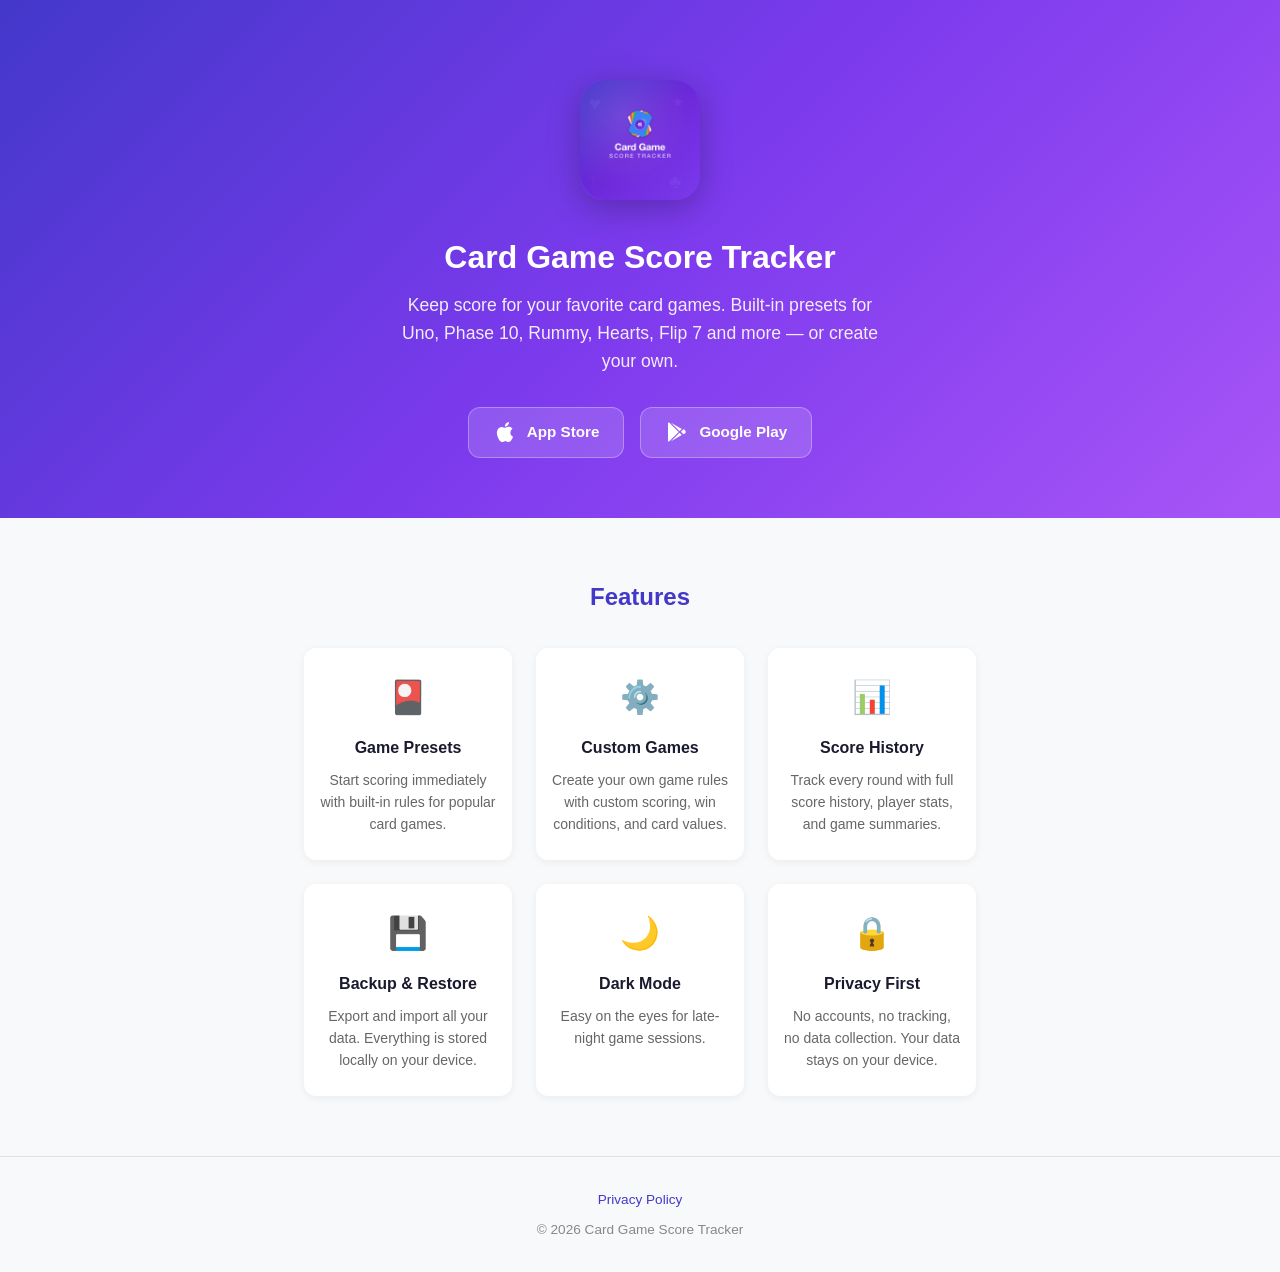
<file: index.html>
<!DOCTYPE html>
<html lang="en">
<head>
  <meta charset="UTF-8">
  <meta name="viewport" content="width=device-width, initial-scale=1.0">
  <title>Card Game Score Tracker</title>
  <meta name="description" content="Track card game scores with ease. Built-in support for Uno, Phase 10, Rummy, Hearts, and more.">
  <link rel="stylesheet" href="style.css">
  <link rel="icon" href="icon.png">
</head>
<body>

  <section class="hero">
    <img src="icon.png" alt="Card Game Score Tracker icon">
    <h1>Card Game Score Tracker</h1>
    <p>Keep score for your favorite card games. Built-in presets for Uno, Phase 10, Rummy, Hearts, Flip 7 and more — or create your own.</p>
    <div class="badges">
      <a href="https://apps.apple.com/us/app/card-game-score-tracker/id6759616122" class="badge" id="appstore-badge">
        <svg viewBox="0 0 24 24"><path d="M18.71 19.5c-.83 1.24-1.71 2.45-3.05 2.47-1.34.03-1.77-.79-3.29-.79-1.53 0-2 .77-3.27.82-1.31.05-2.3-1.32-3.14-2.53C4.25 17 2.94 12.45 4.7 9.39c.87-1.52 2.43-2.48 4.12-2.51 1.28-.02 2.5.87 3.29.87.78 0 2.26-1.07 3.8-.91.65.03 2.47.26 3.64 1.98-.09.06-2.17 1.28-2.15 3.81.03 3.02 2.65 4.03 2.68 4.04-.03.07-.42 1.44-1.38 2.83M13 3.5c.73-.83 1.94-1.46 2.94-1.5.13 1.17-.34 2.35-1.04 3.19-.69.85-1.83 1.51-2.95 1.42-.15-1.15.41-2.35 1.05-3.11z"/></svg>
        App Store
      </a>
      <a href="https://play.google.com/store/apps/details?id=com.cardscoretracker.app" class="badge" id="playstore-badge">
        <svg viewBox="0 0 24 24"><path d="M3 20.5v-17c0-.59.34-1.11.84-1.35L13.69 12l-9.85 9.85c-.5-.24-.84-.76-.84-1.35m13.81-5.38L6.05 21.34l8.49-8.49 2.27 2.27m3.35-4.31c.34.27.56.69.56 1.19s-.22.92-.57 1.19l-1.69.95-2.5-2.5 2.5-2.5 1.7.96M6.05 2.66l10.76 6.22-2.27 2.27-8.49-8.49z"/></svg>
        Google Play
      </a>
    </div>
  </section>

  <section class="features">
    <h2>Features</h2>
    <div class="feature-grid">
      <div class="feature">
        <div class="icon">🎴</div>
        <h3>Game Presets</h3>
        <p>Start scoring immediately with built-in rules for popular card games.</p>
      </div>
      <div class="feature">
        <div class="icon">⚙️</div>
        <h3>Custom Games</h3>
        <p>Create your own game rules with custom scoring, win conditions, and card values.</p>
      </div>
      <div class="feature">
        <div class="icon">📊</div>
        <h3>Score History</h3>
        <p>Track every round with full score history, player stats, and game summaries.</p>
      </div>
      <div class="feature">
        <div class="icon">💾</div>
        <h3>Backup & Restore</h3>
        <p>Export and import all your data. Everything is stored locally on your device.</p>
      </div>
      <div class="feature">
        <div class="icon">🌙</div>
        <h3>Dark Mode</h3>
        <p>Easy on the eyes for late-night game sessions.</p>
      </div>
      <div class="feature">
        <div class="icon">🔒</div>
        <h3>Privacy First</h3>
        <p>No accounts, no tracking, no data collection. Your data stays on your device.</p>
      </div>
    </div>
  </section>

  <footer class="footer">
    <p><a href="privacy-policy.html">Privacy Policy</a></p>
    <p style="margin-top: 8px;">&copy; 2026 Card Game Score Tracker</p>
  </footer>

</body>
</html>
</file>
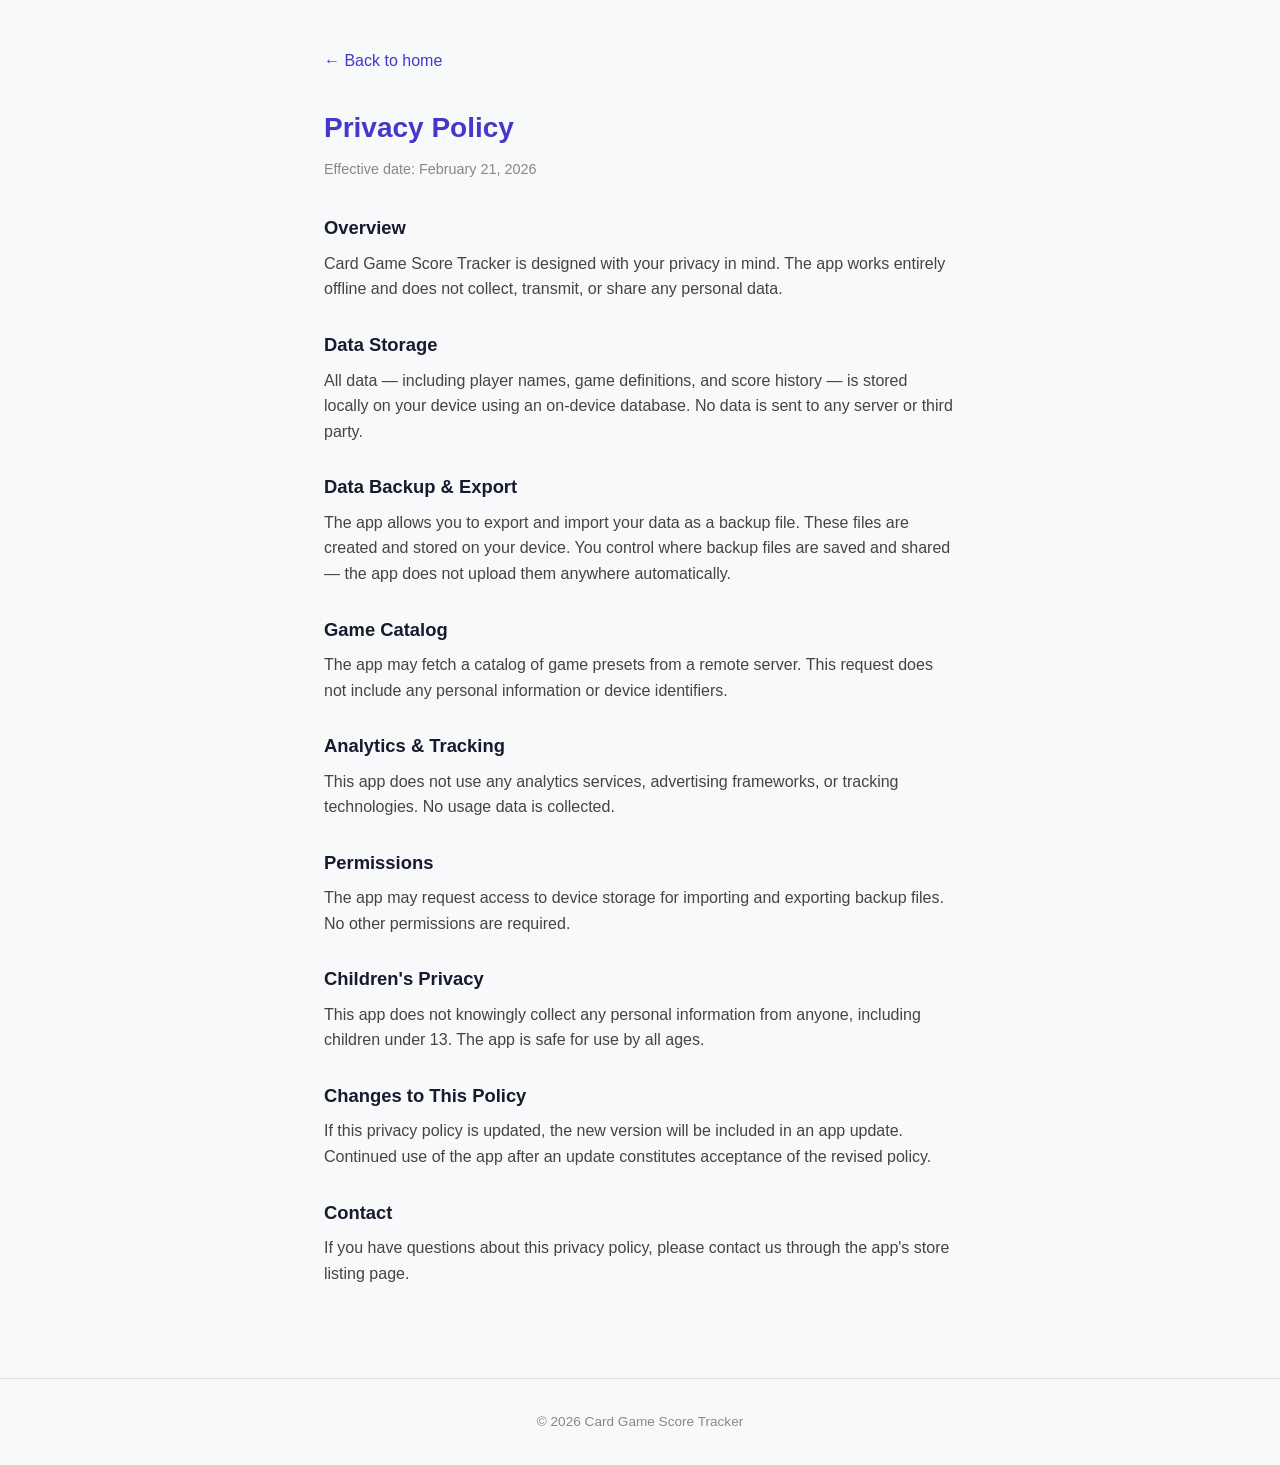
<file: privacy-policy.html>
<!DOCTYPE html>
<html lang="en">
<head>
  <meta charset="UTF-8">
  <meta name="viewport" content="width=device-width, initial-scale=1.0">
  <title>Privacy Policy — Card Game Score Tracker</title>
  <meta name="description" content="Privacy policy for Card Game Score Tracker.">
  <link rel="stylesheet" href="style.css">
  <link rel="icon" href="icon.png">
</head>
<body>

  <div class="page">
    <a href="index.html" class="back">&larr; Back to home</a>

    <h1>Privacy Policy</h1>
    <p class="date">Effective date: February 21, 2026</p>

    <h2>Overview</h2>
    <p>Card Game Score Tracker is designed with your privacy in mind. The app works entirely offline and does not collect, transmit, or share any personal data.</p>

    <h2>Data Storage</h2>
    <p>All data — including player names, game definitions, and score history — is stored locally on your device using an on-device database. No data is sent to any server or third party.</p>

    <h2>Data Backup &amp; Export</h2>
    <p>The app allows you to export and import your data as a backup file. These files are created and stored on your device. You control where backup files are saved and shared — the app does not upload them anywhere automatically.</p>

    <h2>Game Catalog</h2>
    <p>The app may fetch a catalog of game presets from a remote server. This request does not include any personal information or device identifiers.</p>

    <h2>Analytics &amp; Tracking</h2>
    <p>This app does not use any analytics services, advertising frameworks, or tracking technologies. No usage data is collected.</p>

    <h2>Permissions</h2>
    <p>The app may request access to device storage for importing and exporting backup files. No other permissions are required.</p>

    <h2>Children's Privacy</h2>
    <p>This app does not knowingly collect any personal information from anyone, including children under 13. The app is safe for use by all ages.</p>

    <h2>Changes to This Policy</h2>
    <p>If this privacy policy is updated, the new version will be included in an app update. Continued use of the app after an update constitutes acceptance of the revised policy.</p>

    <h2>Contact</h2>
    <p>If you have questions about this privacy policy, please contact us through the app's store listing page.</p>
  </div>

  <footer class="footer">
    <p>&copy; 2026 Card Game Score Tracker</p>
  </footer>

</body>
</html>
</file>
<file: style.css>
* {
  margin: 0;
  padding: 0;
  box-sizing: border-box;
}

body {
  font-family: -apple-system, BlinkMacSystemFont, 'Segoe UI', Roboto, Helvetica, Arial, sans-serif;
  color: #1a1a2e;
  background: #f8f9fa;
  line-height: 1.6;
}

/* ── Hero ── */
.hero {
  background: linear-gradient(135deg, #4338ca 0%, #7c3aed 50%, #a855f7 100%);
  color: #fff;
  text-align: center;
  padding: 80px 24px 60px;
}

.hero img {
  width: 120px;
  height: 120px;
  border-radius: 24px;
  box-shadow: 0 8px 32px rgba(0, 0, 0, 0.25);
  margin-bottom: 24px;
}

.hero h1 {
  font-size: 2rem;
  font-weight: 700;
  margin-bottom: 8px;
}

.hero p {
  font-size: 1.1rem;
  opacity: 0.9;
  max-width: 480px;
  margin: 0 auto 32px;
}

/* ── Store badges ── */
.badges {
  display: flex;
  justify-content: center;
  gap: 16px;
  flex-wrap: wrap;
}

.badge {
  display: inline-flex;
  align-items: center;
  gap: 10px;
  background: rgba(255, 255, 255, 0.15);
  border: 1px solid rgba(255, 255, 255, 0.3);
  color: #fff;
  padding: 12px 24px;
  border-radius: 12px;
  text-decoration: none;
  font-weight: 600;
  font-size: 0.95rem;
  transition: background 0.2s;
}

.badge:hover {
  background: rgba(255, 255, 255, 0.25);
}

.badge svg {
  width: 24px;
  height: 24px;
  fill: currentColor;
}

/* ── Features ── */
.features {
  max-width: 720px;
  margin: 0 auto;
  padding: 60px 24px;
}

.features h2 {
  text-align: center;
  font-size: 1.5rem;
  margin-bottom: 32px;
  color: #4338ca;
}

.feature-grid {
  display: grid;
  grid-template-columns: repeat(auto-fit, minmax(200px, 1fr));
  gap: 24px;
}

.feature {
  text-align: center;
  padding: 24px 16px;
  border-radius: 12px;
  background: #fff;
  box-shadow: 0 2px 8px rgba(0, 0, 0, 0.06);
}

.feature .icon {
  font-size: 2rem;
  margin-bottom: 12px;
}

.feature h3 {
  font-size: 1rem;
  margin-bottom: 8px;
}

.feature p {
  font-size: 0.875rem;
  color: #666;
}

/* ── Footer ── */
.footer {
  text-align: center;
  padding: 32px 24px;
  font-size: 0.85rem;
  color: #888;
  border-top: 1px solid #e0e0e0;
}

.footer a {
  color: #4338ca;
  text-decoration: none;
}

.footer a:hover {
  text-decoration: underline;
}

/* ── Privacy policy page ── */
.page {
  max-width: 680px;
  margin: 0 auto;
  padding: 48px 24px 80px;
}

.page h1 {
  font-size: 1.75rem;
  margin-bottom: 8px;
  color: #4338ca;
}

.page .date {
  font-size: 0.9rem;
  color: #888;
  margin-bottom: 32px;
}

.page h2 {
  font-size: 1.15rem;
  margin-top: 28px;
  margin-bottom: 8px;
  color: #1a1a2e;
}

.page p {
  margin-bottom: 12px;
  color: #444;
}

.page .back {
  display: inline-block;
  margin-bottom: 32px;
  color: #4338ca;
  text-decoration: none;
  font-weight: 500;
}

.page .back:hover {
  text-decoration: underline;
}
</file>
